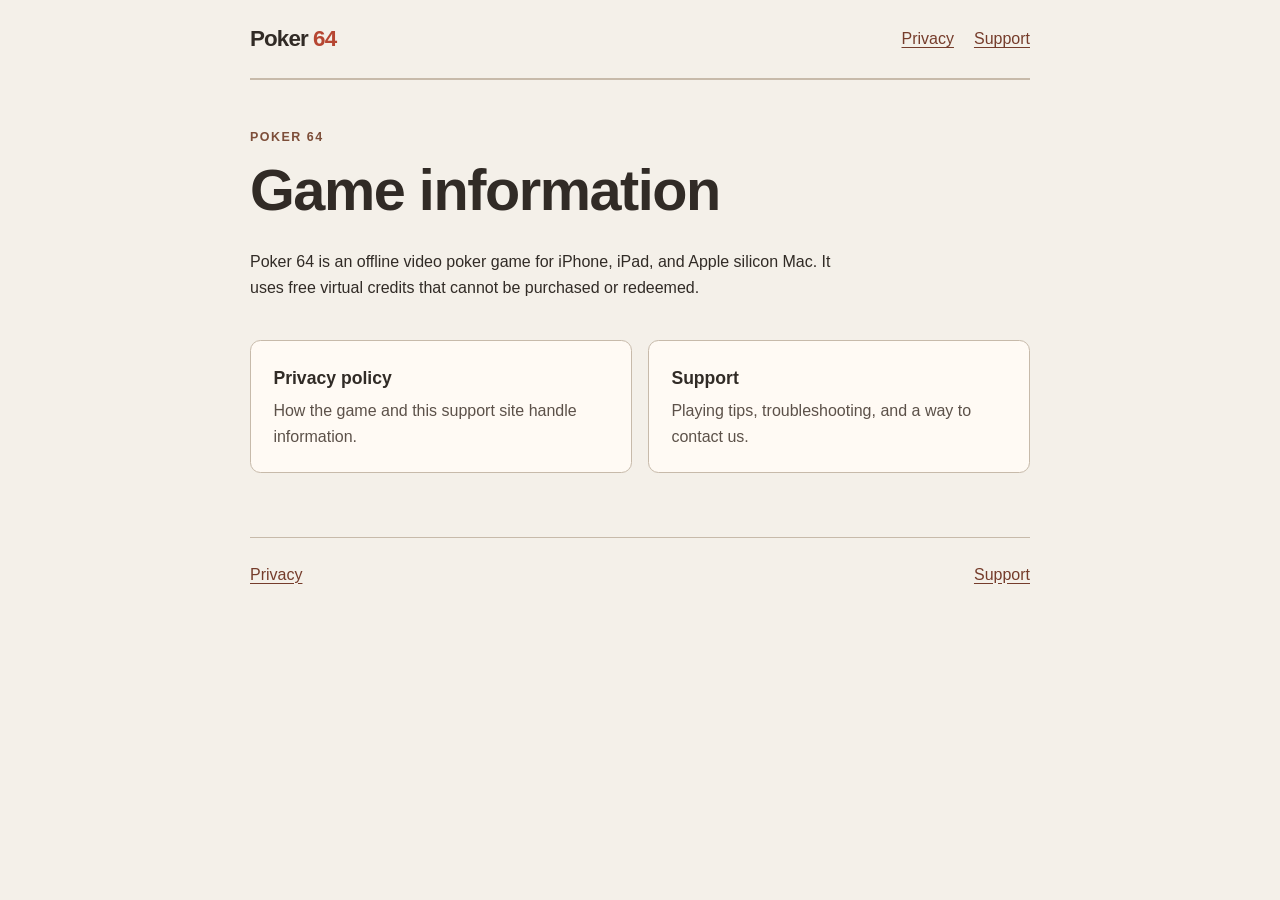
<file: index.html>
<!doctype html>
<html lang="en">
<head>
  <meta charset="utf-8">
  <meta name="viewport" content="width=device-width, initial-scale=1">
  <meta name="description" content="Poker 64 support and privacy information.">
  <title>Poker 64 — Information</title>
  <link rel="stylesheet" href="style.css">
</head>
<body>
  <div class="site">
    <header>
      <a class="brand" href="./">Poker <span>64</span></a>
      <nav aria-label="Main navigation">
        <a href="privacy.html">Privacy</a>
        <a href="support.html">Support</a>
      </nav>
    </header>
    <main>
      <p class="eyebrow">Poker 64</p>
      <h1>Game information</h1>
      <p>Poker 64 is an offline video poker game for iPhone, iPad, and Apple silicon Mac. It uses free virtual credits that cannot be purchased or redeemed.</p>
      <div class="cards">
        <a class="card" href="privacy.html"><strong>Privacy policy</strong><span>How the game and this support site handle information.</span></a>
        <a class="card" href="support.html"><strong>Support</strong><span>Playing tips, troubleshooting, and a way to contact us.</span></a>
      </div>
    </main>
    <footer><a href="privacy.html">Privacy</a><a href="support.html">Support</a></footer>
  </div>
</body>
</html>
</file>
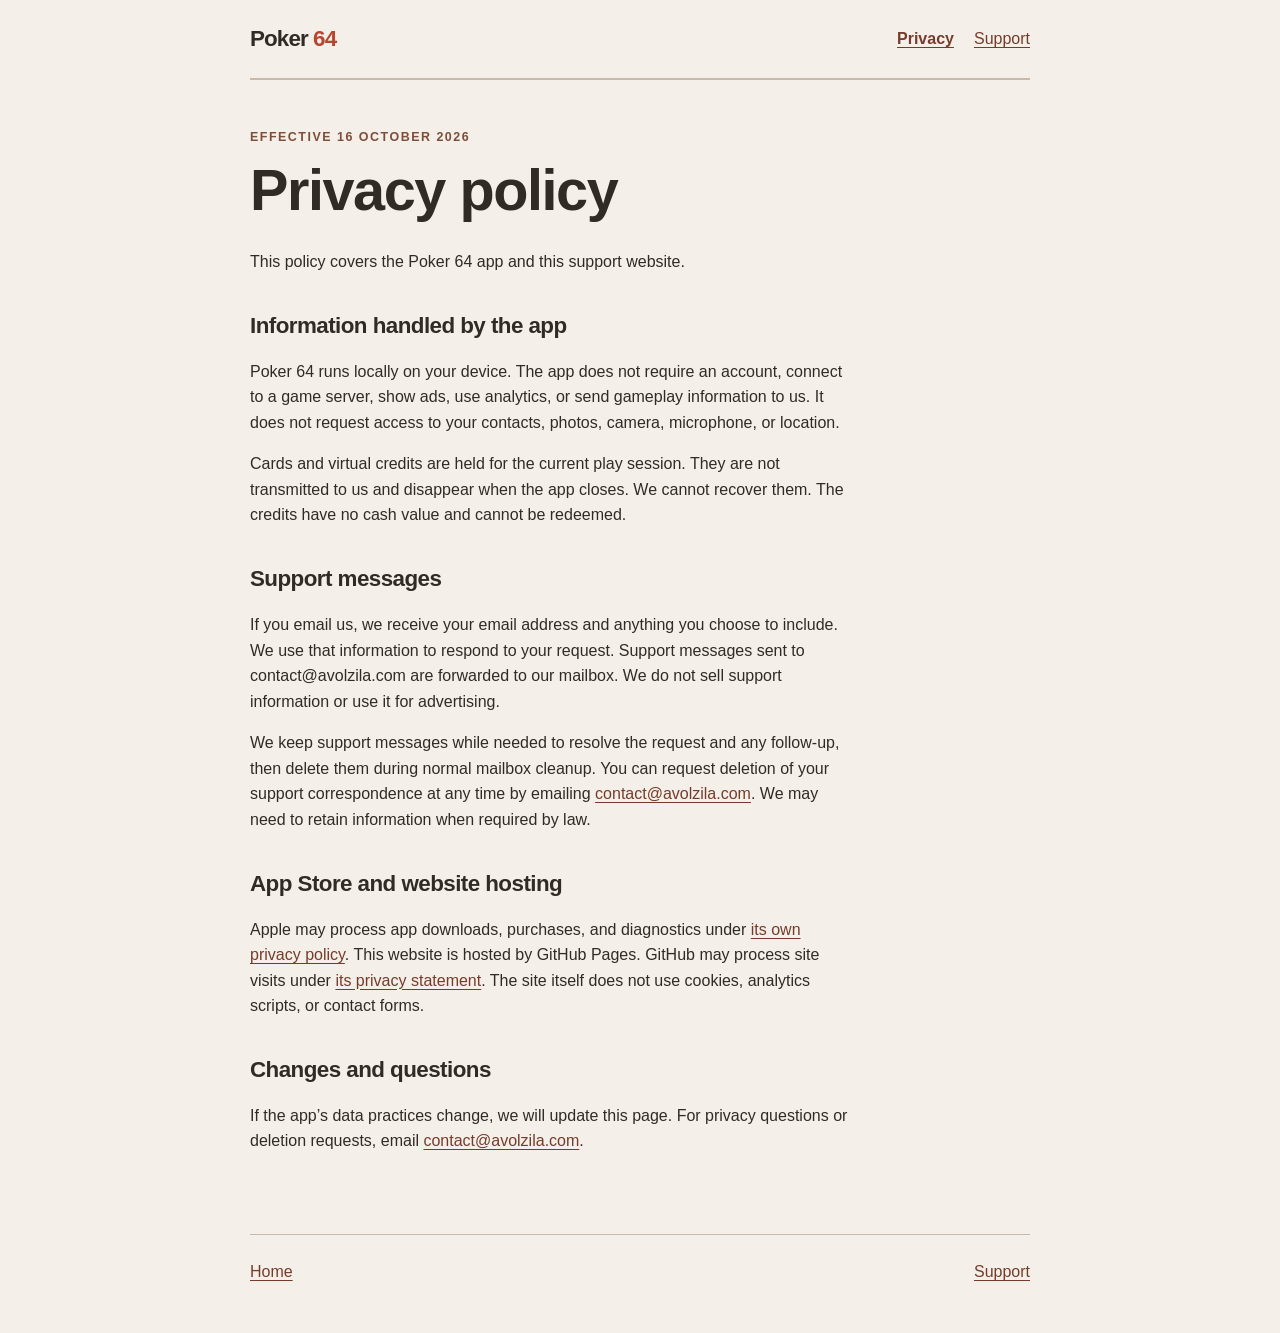
<file: privacy.html>
<!doctype html>
<html lang="en">
<head>
  <meta charset="utf-8">
  <meta name="viewport" content="width=device-width, initial-scale=1">
  <meta name="description" content="Poker 64 privacy policy.">
  <title>Privacy policy — Poker 64</title>
  <link rel="stylesheet" href="style.css">
</head>
<body>
  <div class="site">
    <header>
      <a class="brand" href="./">Poker <span>64</span></a>
      <nav aria-label="Main navigation">
        <a aria-current="page" href="privacy.html">Privacy</a>
        <a href="support.html">Support</a>
      </nav>
    </header>
    <main>
      <p class="eyebrow">Effective 16 October 2026</p>
      <h1>Privacy policy</h1>
      <p>This policy covers the Poker 64 app and this support website.</p>

      <h2>Information handled by the app</h2>
      <p>Poker 64 runs locally on your device. The app does not require an account, connect to a game server, show ads, use analytics, or send gameplay information to us. It does not request access to your contacts, photos, camera, microphone, or location.</p>
      <p>Cards and virtual credits are held for the current play session. They are not transmitted to us and disappear when the app closes. We cannot recover them. The credits have no cash value and cannot be redeemed.</p>

      <h2>Support messages</h2>
      <p>If you email us, we receive your email address and anything you choose to include. We use that information to respond to your request. Support messages sent to contact@avolzila.com are forwarded to our mailbox. We do not sell support information or use it for advertising.</p>
      <p>We keep support messages while needed to resolve the request and any follow-up, then delete them during normal mailbox cleanup. You can request deletion of your support correspondence at any time by emailing <a href="mailto:contact@avolzila.com">contact@avolzila.com</a>. We may need to retain information when required by law.</p>

      <h2>App Store and website hosting</h2>
      <p>Apple may process app downloads, purchases, and diagnostics under <a href="https://www.apple.com/legal/privacy/">its own privacy policy</a>. This website is hosted by GitHub Pages. GitHub may process site visits under <a href="https://docs.github.com/en/site-policy/privacy-policies/github-general-privacy-statement">its privacy statement</a>. The site itself does not use cookies, analytics scripts, or contact forms.</p>

      <h2>Changes and questions</h2>
      <p>If the app’s data practices change, we will update this page. For privacy questions or deletion requests, email <a href="mailto:contact@avolzila.com">contact@avolzila.com</a>.</p>
    </main>
    <footer><a href="./">Home</a><a href="support.html">Support</a></footer>
  </div>
</body>
</html>
</file>
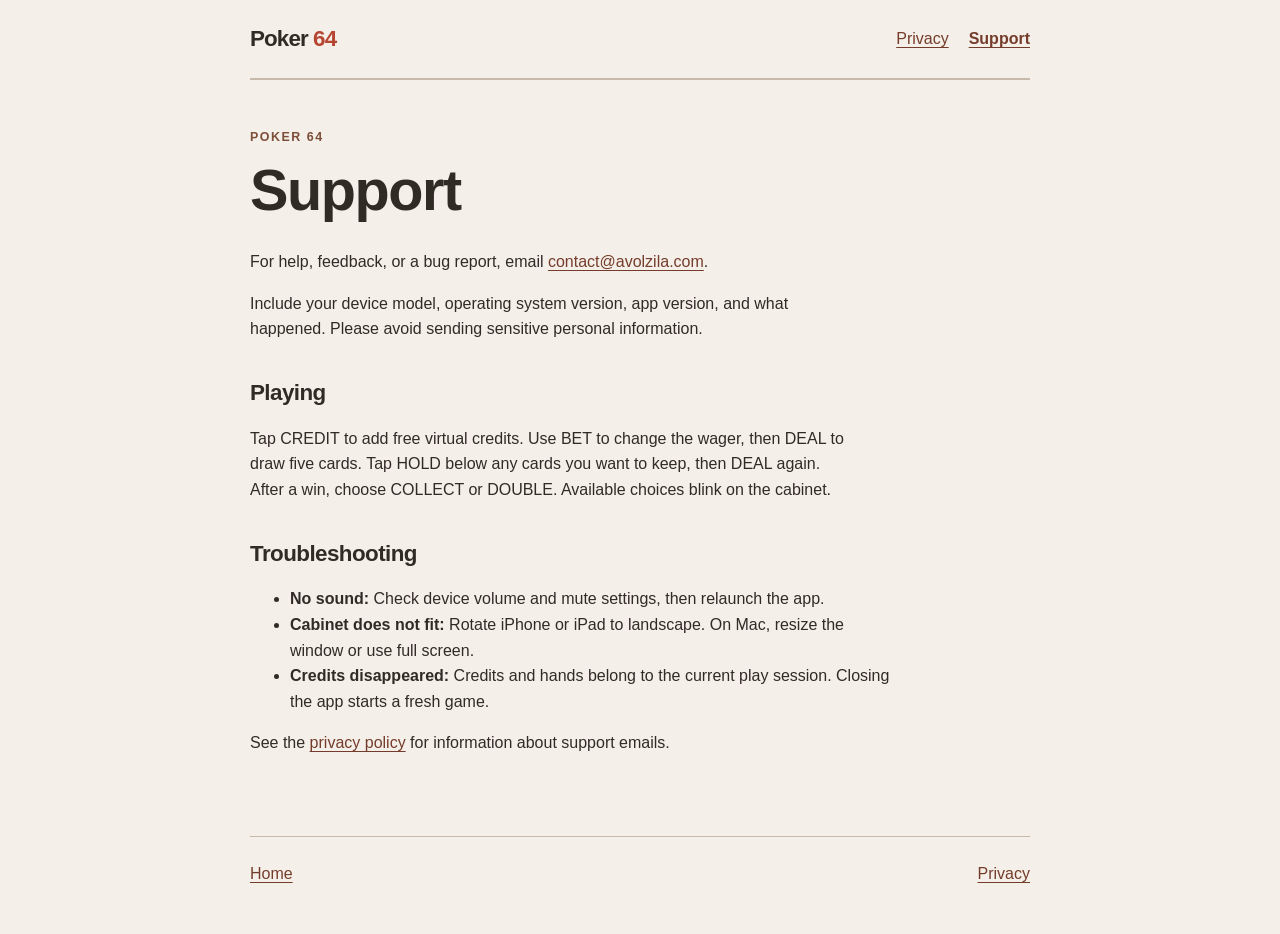
<file: support.html>
<!doctype html>
<html lang="en">
<head>
  <meta charset="utf-8">
  <meta name="viewport" content="width=device-width, initial-scale=1">
  <meta name="description" content="Poker 64 support and contact information.">
  <title>Support — Poker 64</title>
  <link rel="stylesheet" href="style.css">
</head>
<body>
  <div class="site">
    <header>
      <a class="brand" href="./">Poker <span>64</span></a>
      <nav aria-label="Main navigation">
        <a href="privacy.html">Privacy</a>
        <a aria-current="page" href="support.html">Support</a>
      </nav>
    </header>
    <main>
      <p class="eyebrow">Poker 64</p>
      <h1>Support</h1>
      <p>For help, feedback, or a bug report, email <a href="mailto:contact@avolzila.com">contact@avolzila.com</a>.</p>
      <p>Include your device model, operating system version, app version, and what happened. Please avoid sending sensitive personal information.</p>

      <h2>Playing</h2>
      <p>Tap CREDIT to add free virtual credits. Use BET to change the wager, then DEAL to draw five cards. Tap HOLD below any cards you want to keep, then DEAL again. After a win, choose COLLECT or DOUBLE. Available choices blink on the cabinet.</p>

      <h2>Troubleshooting</h2>
      <ul>
        <li><strong>No sound:</strong> Check device volume and mute settings, then relaunch the app.</li>
        <li><strong>Cabinet does not fit:</strong> Rotate iPhone or iPad to landscape. On Mac, resize the window or use full screen.</li>
        <li><strong>Credits disappeared:</strong> Credits and hands belong to the current play session. Closing the app starts a fresh game.</li>
      </ul>
      <p>See the <a href="privacy.html">privacy policy</a> for information about support emails.</p>
    </main>
    <footer><a href="./">Home</a><a href="privacy.html">Privacy</a></footer>
  </div>
</body>
</html>
</file>
<file: style.css>
:root { color-scheme: light; font-family: -apple-system, BlinkMacSystemFont, "Segoe UI", sans-serif; line-height: 1.6; color: #312b26; background: #f4f0e9; }
* { box-sizing: border-box; }
body { margin: 0; }
.site { width: min(100% - 2rem, 780px); margin: auto; }
header, footer { display: flex; align-items: center; justify-content: space-between; gap: 1rem; }
header { min-height: 5rem; border-bottom: 2px solid #c7baaa; }
footer { padding: 1.5rem 0 3rem; border-top: 1px solid #c7baaa; }
nav, footer { display: flex; flex-wrap: wrap; gap: 1.25rem; }
.brand { font-size: 1.4rem; font-weight: 800; letter-spacing: -.04em; text-decoration: none; color: #312b26; }
.brand span { color: #b64632; }
a { color: #753c2b; text-underline-offset: .18em; }
a:hover, a:focus-visible { color: #a42c25; }
nav a[aria-current="page"] { font-weight: 700; }
main { padding: 3rem 0 4rem; }
.eyebrow { margin: 0 0 .5rem; color: #7d4e39; font-size: .78rem; font-weight: 800; letter-spacing: .12em; text-transform: uppercase; }
h1, h2 { line-height: 1.2; letter-spacing: -.025em; }
h1 { font-size: clamp(2.25rem, 7vw, 3.6rem); margin: 0 0 1.5rem; }
h2 { margin-top: 2.4rem; font-size: 1.4rem; }
p, li { max-width: 68ch; }
.cards { display: grid; grid-template-columns: repeat(auto-fit, minmax(220px, 1fr)); gap: 1rem; margin-top: 2.5rem; }
.card { display: grid; gap: .4rem; padding: 1.4rem; border: 1px solid #c7baaa; border-radius: .65rem; background: #fffaf4; text-decoration: none; }
.card strong { color: #312b26; font-size: 1.1rem; }
.card span { color: #5c5149; }
@media (max-width: 450px) { header { align-items: flex-start; flex-direction: column; padding: 1rem 0; } main { padding-top: 2rem; } }
</file>
